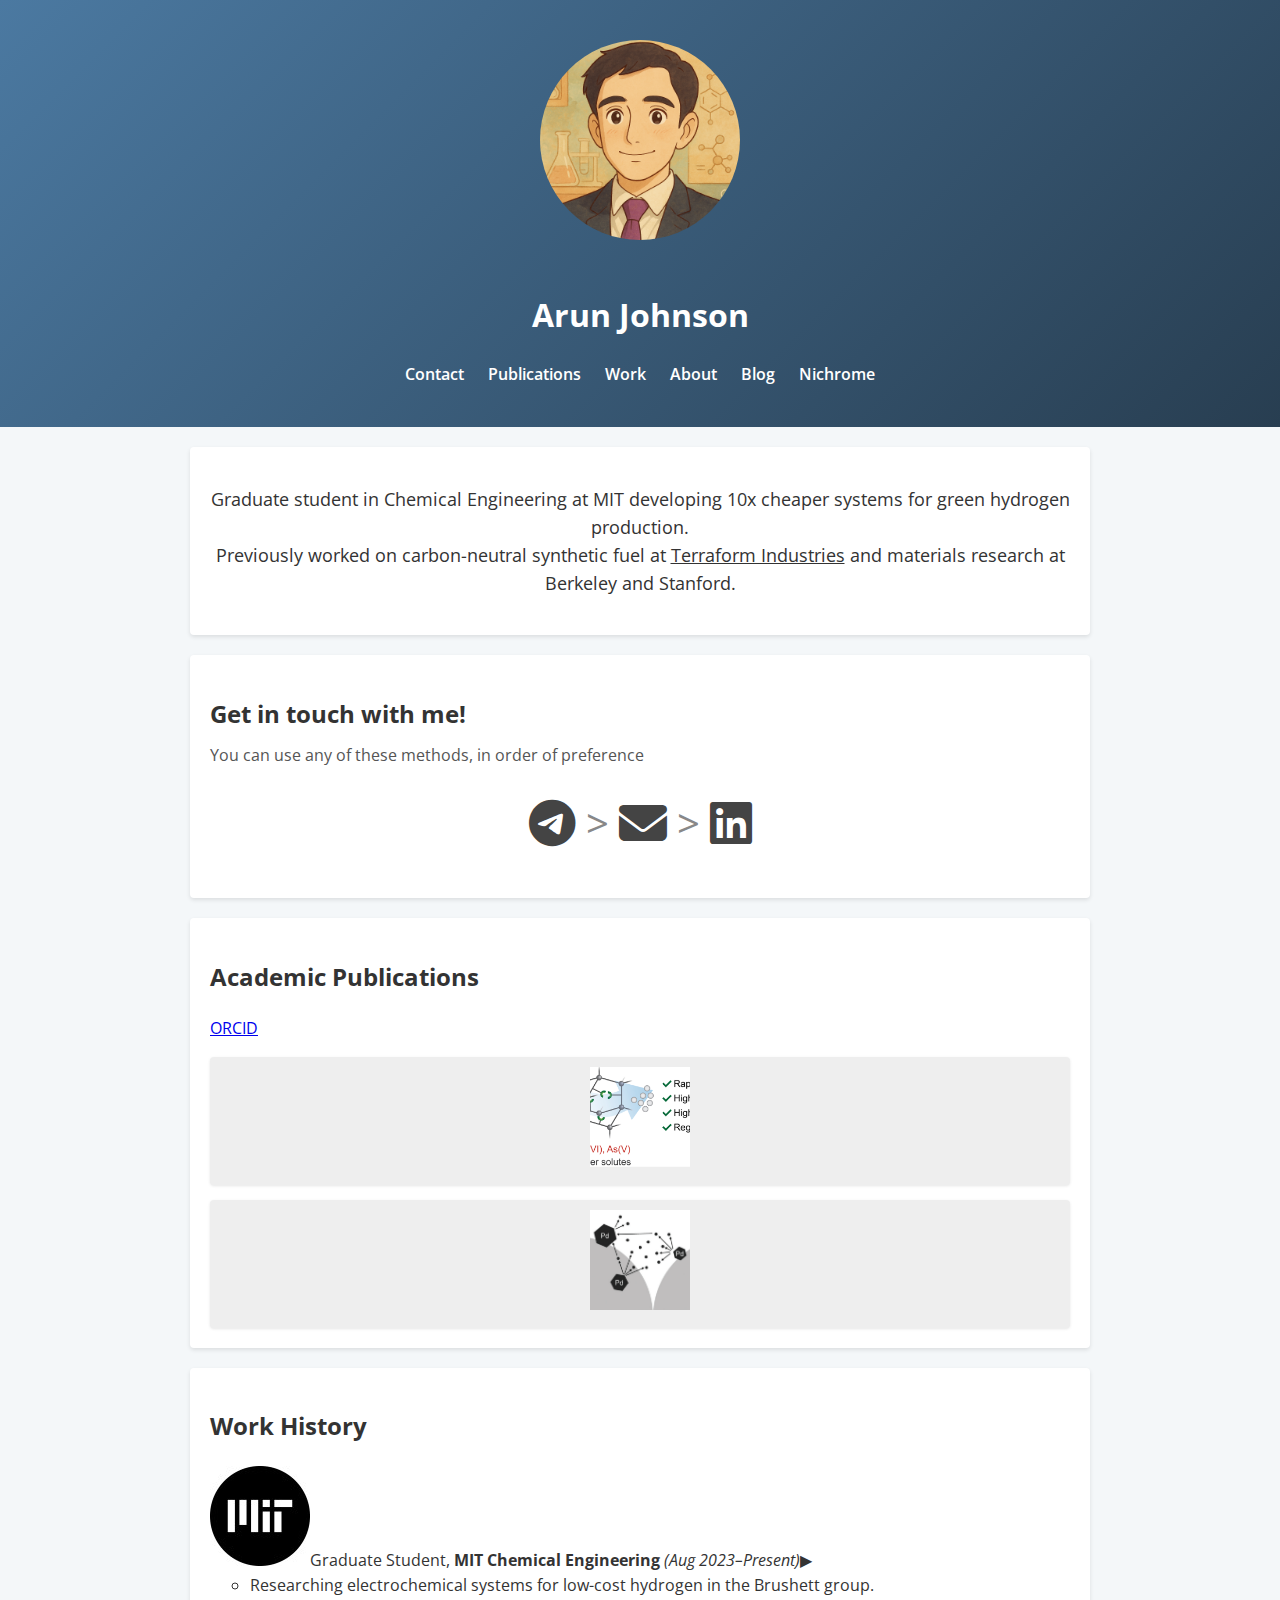
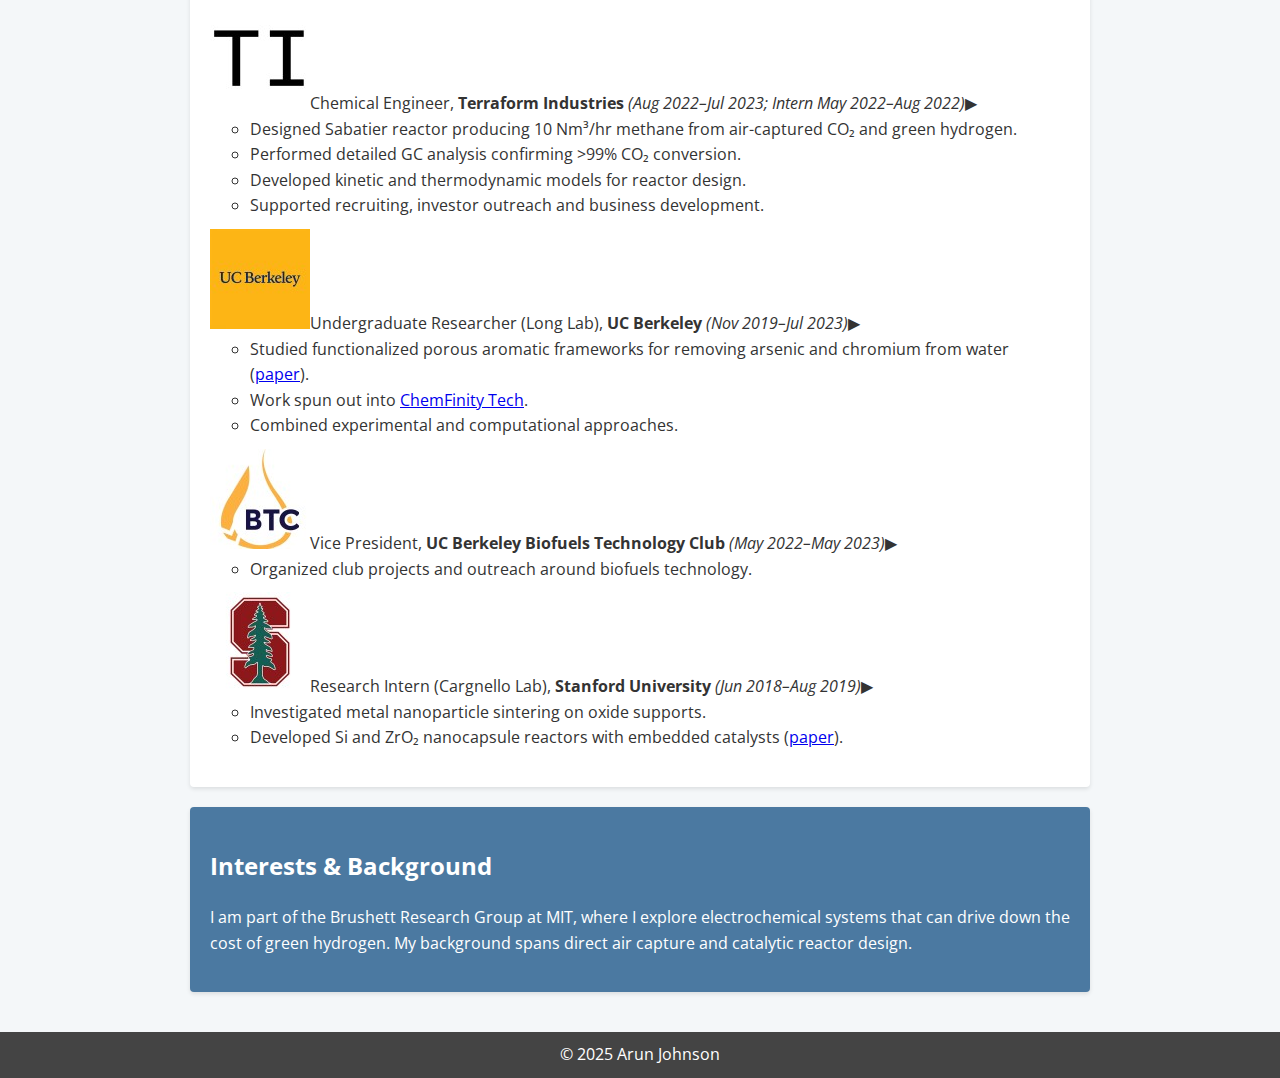
<file: index.html>
<!DOCTYPE html>
<html lang="en">
<head>
  <meta charset="UTF-8">
  <meta name="viewport" content="width=device-width, initial-scale=1.0">
  <meta name="description" content="Arun Johnson – chemical engineer working on green hydrogen.">
  <meta property="og:title" content="Arun Johnson">
  <meta property="og:description" content="Chemical engineer working on 10x cheaper systems for green hydrogen production.">
  <title>Arun Johnson</title>
  <link rel="icon" type="image/png" href="ArunIcon_Ghibli.png">
  <link rel="stylesheet" href="https://fonts.googleapis.com/css2?family=Open+Sans:wght@400;600&display=swap">
  <link rel="stylesheet" href="css/style.css">
  <link rel="stylesheet" href="https://cdnjs.cloudflare.com/ajax/libs/font-awesome/6.5.2/css/all.min.css">
</head>
<body>
<header class="hero">
  <img src="ArunIcon_Ghibli.png" alt="Arun Johnson" class="hero-img" loading="lazy">
  <h1>Arun Johnson</h1>
  <nav>
    <a href="#contact">Contact</a>
    <a href="#publications">Publications</a>
    <a href="#work">Work</a>
    <a href="#interests">About</a>
    <a href="blog/index.html">Blog</a>
    <a href="https://t.me/s/nichromewire" target="_blank" rel="noopener noreferrer">Nichrome</a>
  </nav>
</header>
<main>
<section class="profile">
  <p>Graduate student in Chemical Engineering at MIT developing 10x cheaper systems for green hydrogen production.<br>Previously worked on carbon-neutral synthetic fuel at <a href="https://terraformindustries.com" class="ti-link">Terraform Industries</a> and materials research at Berkeley and Stanford.</p>
</section>
<section class="contact" id="contact">
  <h2>Get in touch with me!</h2>
  <p class="sub">You can use any of these methods, in order of preference</p>
  <p class="contact-icons">
    <a href="https://t.me/arunsjohnson" class="icon" aria-label="Telegram"><i class="fab fa-telegram"></i></a>
    <span class="arrow">&gt;</span>
    <a href="mailto:arun2642@gmail.com" class="icon" aria-label="Email"><i class="fas fa-envelope"></i></a>
    <span class="arrow">&gt;</span>
    <a href="https://www.linkedin.com/in/arunsjohnson/" class="icon" aria-label="LinkedIn"><i class="fab fa-linkedin"></i></a>
  </p>
</section>
<section id="publications">
  <h2>Academic Publications</h2>
  <p><a href="https://orcid.org/0000-0002-5775-0430">ORCID</a></p>
  <div class="publications">
    <a class="pub-tile" href="https://doi.org/10.1021/jacs.4c05728" title="Chromium &amp; Arsenic Removal">
      <img src="ChromiumArsenic_Article_Icon.png" alt="Chromium and Arsenic Removal icon" loading="lazy">
    </a>
    <a class="pub-tile" href="https://doi.org/10.1039/d0nr07960j" title="Nanoparticle Coalescence">
      <img src="Nanoparticle_Article_Icon.png" alt="Nanoparticle Coalescence icon" loading="lazy">
    </a>
  </div>
</section>
<section id="work">
  <h2>Work History</h2>
  <ul class="work">
    <li class="work-item"><img src="[data-uri]" alt="MIT logo" loading="lazy"> Graduate Student, MIT Chemical Engineering (Aug&nbsp;2023–Present)</li>
    <li class="work-item"><img src="[data-uri]" alt="Terraform Industries logo" loading="lazy"> Chemical Engineer, Terraform Industries (Aug&nbsp;2022–Jul&nbsp;2023; Intern May&nbsp;2022–Aug&nbsp;2022)</li>
    <li class="work-item"><img src="[data-uri]" alt="UC Berkeley logo" loading="lazy"> Undergraduate Researcher (Long Lab), UC Berkeley (Nov&nbsp;2019–Jul&nbsp;2023)</li>
    <li class="work-item"><img src="[data-uri]" alt="Biofuels Technology Club logo" loading="lazy"> Vice President, UC&nbsp;Berkeley Biofuels Technology Club (May&nbsp;2022–May&nbsp;2023)</li>
    <li class="work-item"><img src="[data-uri]" alt="Stanford University logo" loading="lazy"> Research Intern (Cargnello Lab), Stanford University (Jun&nbsp;2018–Aug&nbsp;2019)</li>
  </ul>
</section>
<section id="interests">
  <h2>Interests &amp; Background</h2>
  <p>I am part of the Brushett Research Group at MIT, where I explore electrochemical systems that can drive down the cost of green hydrogen. My background spans direct air capture and catalytic reactor design.</p>
</section>
</main>
<script>
document.addEventListener('DOMContentLoaded', () => {
  const details = [
    ['Researching electrochemical systems for low-cost hydrogen in the Brushett group.'],
    [
      'Designed Sabatier reactor producing 10 Nm\u00b3/hr methane from air-captured CO\u2082 and green hydrogen.',
      'Performed detailed GC analysis confirming >99% CO\u2082 conversion.',
      'Developed kinetic and thermodynamic models for reactor design.',
      'Supported recruiting, investor outreach and business development.'
    ],
    [
      'Studied functionalized porous aromatic frameworks for removing arsenic and chromium from water (<a href="https://doi.org/10.1021/jacs.4c05728">paper</a>).',
      'Work spun out into <a href="https://chemfinitytech.com">ChemFinity Tech</a>.',
      'Combined experimental and computational approaches.'
    ],
    ['Organized club projects and outreach around biofuels technology.'],
    [
      'Investigated metal nanoparticle sintering on oxide supports.',
      'Developed Si and ZrO\u2082 nanocapsule reactors with embedded catalysts (<a href="https://doi.org/10.1039/d0nr07960j">paper</a>).'
    ]
  ];

  document.querySelectorAll('.work-item').forEach((item, i) => {
    const img = item.querySelector('img');
    const text = item.textContent.trim();
    const m = text.match(/([^,]+),\s*([^\(]+)\s*\(([^\)]*)\)/);
    if (!m) return;
    const role = m[1].trim();
    const org = m[2].trim();
    const date = m[3].trim();

    const summary = document.createElement('div');
    summary.className = 'summary';
    summary.appendChild(img);
    const span = document.createElement('span');
    span.innerHTML = `${role}, <strong>${org}</strong> <em>(${date})</em>`;
    summary.appendChild(span);
    const icon = document.createElement('span');
    icon.className = 'toggle-icon';
    icon.textContent = '▶';
    summary.appendChild(icon);

    item.textContent = '';
    item.appendChild(summary);

    if (details[i]) {
      const d = document.createElement('div');
      d.className = 'details';
      const ul = document.createElement('ul');
      details[i].forEach(t => {
        const li = document.createElement('li');
        li.innerHTML = t;
        ul.appendChild(li);
      });
      d.appendChild(ul);
      item.appendChild(d);
    }

    summary.addEventListener('click', () => {
      item.classList.toggle('expanded');
    });
  });
});
</script>
<footer>&copy; 2025 Arun Johnson</footer>
</body>
</html>
</file>
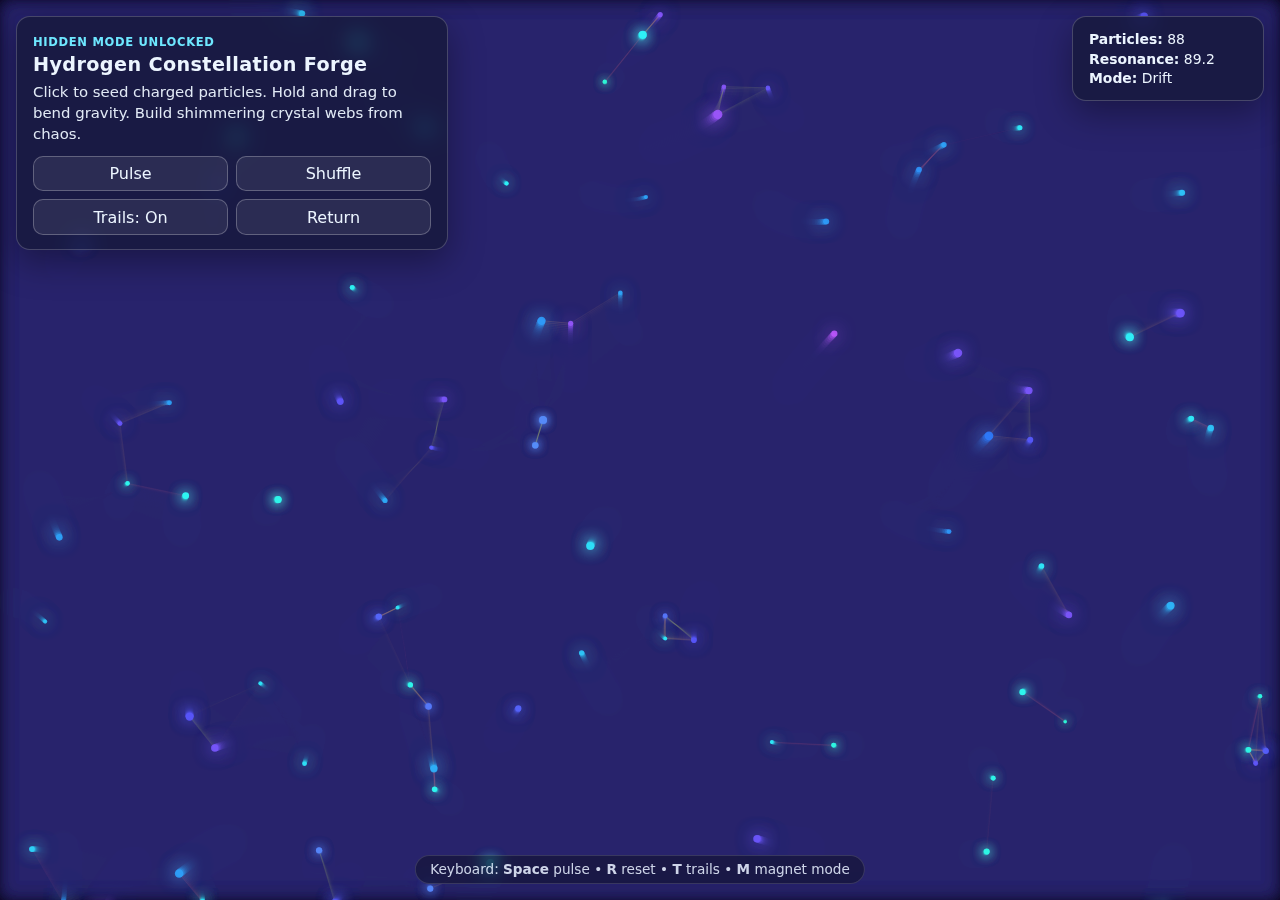
<file: EasterEgg/index.html>
<!DOCTYPE html>
<html lang="en">
<head>
  <meta charset="UTF-8">
  <meta name="viewport" content="width=device-width, initial-scale=1.0">
  <title>Easter Egg | Hydrogen Constellation Forge</title>
  <meta name="description" content="An interactive Easter egg experience.">
  <style>
    :root {
      --bg: #05070f;
      --text: #ecf5ff;
      --accent: #6ee7ff;
      --accent-2: #a78bfa;
      --glass: rgba(16, 20, 39, 0.58);
      --border: rgba(255, 255, 255, 0.2);
    }

    * { box-sizing: border-box; }

    body {
      margin: 0;
      min-height: 100vh;
      overflow: hidden;
      font-family: "Inter", "Segoe UI", system-ui, sans-serif;
      color: var(--text);
      background: radial-gradient(circle at 20% 20%, #172039 0%, var(--bg) 46%),
                  radial-gradient(circle at 80% 15%, #20153d 0%, transparent 35%),
                  var(--bg);
    }

    canvas {
      position: fixed;
      inset: 0;
      width: 100%;
      height: 100%;
      display: block;
    }

    .hud {
      position: fixed;
      top: 1rem;
      left: 1rem;
      right: 1rem;
      display: flex;
      justify-content: space-between;
      align-items: flex-start;
      gap: 0.8rem;
      pointer-events: none;
    }

    .panel {
      pointer-events: auto;
      max-width: min(95vw, 27rem);
      backdrop-filter: blur(10px);
      background: var(--glass);
      border: 1px solid var(--border);
      border-radius: 14px;
      padding: 0.9rem 1rem;
      box-shadow: 0 12px 35px rgba(0, 0, 0, 0.35);
    }

    h1 {
      font-size: clamp(1rem, 2vw, 1.2rem);
      margin: 0 0 0.4rem;
      letter-spacing: 0.02em;
    }

    p {
      margin: 0;
      opacity: 0.95;
      line-height: 1.4;
      font-size: 0.93rem;
    }

    .controls {
      margin-top: 0.7rem;
      display: grid;
      grid-template-columns: repeat(2, minmax(0, 1fr));
      gap: 0.5rem;
    }

    button, a.btn {
      appearance: none;
      border: 1px solid rgba(255, 255, 255, 0.26);
      border-radius: 10px;
      padding: 0.46rem 0.65rem;
      background: rgba(255, 255, 255, 0.08);
      color: var(--text);
      font: inherit;
      text-decoration: none;
      text-align: center;
      cursor: pointer;
      transition: transform 140ms ease, background 140ms ease, border-color 140ms ease;
    }

    button:hover, a.btn:hover {
      transform: translateY(-1px);
      background: rgba(255, 255, 255, 0.16);
      border-color: rgba(255, 255, 255, 0.45);
    }

    .stats {
      font-size: 0.87rem;
      display: grid;
      gap: 0.2rem;
      min-width: 12rem;
    }

    .tag {
      display: inline-block;
      font-size: 0.72rem;
      letter-spacing: 0.06em;
      text-transform: uppercase;
      color: var(--accent);
      font-weight: 600;
      margin-bottom: 0.2rem;
    }

    .hint {
      position: fixed;
      left: 50%;
      bottom: 1rem;
      transform: translateX(-50%);
      text-align: center;
      font-size: 0.85rem;
      opacity: 0.85;
      background: rgba(7, 9, 18, 0.5);
      border: 1px solid rgba(255, 255, 255, 0.16);
      border-radius: 999px;
      padding: 0.36rem 0.9rem;
      backdrop-filter: blur(8px);
    }

    @media (max-width: 720px) {
      .hud { flex-direction: column; align-items: stretch; }
      .stats { min-width: auto; }
      .hint { max-width: 95vw; }
    }
  </style>
</head>
<body>
  <canvas id="universe"></canvas>

  <div class="hud">
    <section class="panel">
      <span class="tag">Hidden mode unlocked</span>
      <h1>Hydrogen Constellation Forge</h1>
      <p>Click to seed charged particles. Hold and drag to bend gravity. Build shimmering crystal webs from chaos.</p>
      <div class="controls">
        <button id="pulse">Pulse</button>
        <button id="shuffle">Shuffle</button>
        <button id="toggleTrails">Trails: On</button>
        <a href="../index.html" class="btn">Return</a>
      </div>
    </section>

    <aside class="panel stats" aria-live="polite">
      <div><strong>Particles:</strong> <span id="count">0</span></div>
      <div><strong>Resonance:</strong> <span id="energy">0</span></div>
      <div><strong>Mode:</strong> <span id="mode">Drift</span></div>
    </aside>
  </div>

  <div class="hint">Keyboard: <strong>Space</strong> pulse • <strong>R</strong> reset • <strong>T</strong> trails • <strong>M</strong> magnet mode</div>

  <script>
    const canvas = document.getElementById('universe');
    const ctx = canvas.getContext('2d');
    const countEl = document.getElementById('count');
    const energyEl = document.getElementById('energy');
    const modeEl = document.getElementById('mode');
    const trailsBtn = document.getElementById('toggleTrails');

    const state = {
      particles: [],
      pointer: { x: innerWidth / 2, y: innerHeight / 2, down: false },
      magnetMode: false,
      trails: true,
      time: 0,
      hue: 190
    };

    function resize() {
      canvas.width = innerWidth * devicePixelRatio;
      canvas.height = innerHeight * devicePixelRatio;
      canvas.style.width = innerWidth + 'px';
      canvas.style.height = innerHeight + 'px';
      ctx.setTransform(devicePixelRatio, 0, 0, devicePixelRatio, 0, 0);
    }

    class Particle {
      constructor(x, y, radius = 2 + Math.random() * 2.8) {
        this.x = x;
        this.y = y;
        const speed = 0.45 + Math.random() * 1.3;
        const angle = Math.random() * Math.PI * 2;
        this.vx = Math.cos(angle) * speed;
        this.vy = Math.sin(angle) * speed;
        this.radius = radius;
        this.charge = Math.random() > 0.5 ? 1 : -1;
        this.life = 1;
      }

      step() {
        const p = state.pointer;
        const dx = p.x - this.x;
        const dy = p.y - this.y;
        const d2 = Math.max(90, dx * dx + dy * dy);
        const force = (state.magnetMode ? 2600 : 1300) / d2;
        const direction = p.down ? 1 : -0.22;
        this.vx += dx * force * direction * 0.01;
        this.vy += dy * force * direction * 0.01;

        this.vx += Math.sin((this.y + state.time * 25) * 0.004) * 0.018;
        this.vy += Math.cos((this.x - state.time * 28) * 0.004) * 0.018;

        this.vx *= 0.993;
        this.vy *= 0.993;

        this.x += this.vx;
        this.y += this.vy;

        if (this.x < -40) this.x = innerWidth + 40;
        if (this.x > innerWidth + 40) this.x = -40;
        if (this.y < -40) this.y = innerHeight + 40;
        if (this.y > innerHeight + 40) this.y = -40;
      }

      draw() {
        const speed = Math.hypot(this.vx, this.vy);
        const glow = Math.min(18, 8 + speed * 8);
        const hue = (state.hue + this.charge * 25 + speed * 26) % 360;
        ctx.beginPath();
        ctx.fillStyle = `hsla(${hue}, 95%, ${62 + this.charge * 4}%, 0.92)`;
        ctx.shadowColor = `hsla(${hue}, 100%, 68%, 0.8)`;
        ctx.shadowBlur = glow;
        ctx.arc(this.x, this.y, this.radius + speed * 0.35, 0, Math.PI * 2);
        ctx.fill();
      }
    }

    function seed(n = 8, x = state.pointer.x, y = state.pointer.y) {
      for (let i = 0; i < n; i++) {
        const offset = (Math.random() - 0.5) * 50;
        state.particles.push(new Particle(x + offset, y + offset));
      }
      if (state.particles.length > 260) state.particles.splice(0, state.particles.length - 260);
    }

    function pulse() {
      state.hue = (state.hue + 36) % 360;
      for (const p of state.particles) {
        const angle = Math.atan2(p.y - state.pointer.y, p.x - state.pointer.x);
        p.vx += Math.cos(angle) * (1.4 + Math.random() * 0.9);
        p.vy += Math.sin(angle) * (1.4 + Math.random() * 0.9);
      }
      seed(14);
    }

    function shuffle() {
      for (const p of state.particles) {
        p.vx = (Math.random() - 0.5) * 4;
        p.vy = (Math.random() - 0.5) * 4;
      }
      state.hue = Math.random() * 360;
    }

    function reset(count = 64) {
      state.particles = [];
      for (let i = 0; i < count; i++) {
        state.particles.push(new Particle(Math.random() * innerWidth, Math.random() * innerHeight, 1.5 + Math.random() * 2.5));
      }
    }

    function drawLinks() {
      for (let i = 0; i < state.particles.length; i++) {
        const a = state.particles[i];
        for (let j = i + 1; j < state.particles.length; j++) {
          const b = state.particles[j];
          const dx = a.x - b.x;
          const dy = a.y - b.y;
          const dist = Math.hypot(dx, dy);
          if (dist < 85) {
            const alpha = (1 - dist / 85) * 0.24;
            const hue = (state.hue + 200 + (a.charge + b.charge) * 20) % 360;
            ctx.strokeStyle = `hsla(${hue}, 100%, 72%, ${alpha})`;
            ctx.lineWidth = 1.1;
            ctx.beginPath();
            ctx.moveTo(a.x, a.y);
            ctx.lineTo(b.x, b.y);
            ctx.stroke();
          }
        }
      }
    }

    function render() {
      state.time += 0.016;

      if (state.trails) {
        ctx.fillStyle = 'rgba(5, 7, 15, 0.18)';
      } else {
        ctx.fillStyle = 'rgba(5, 7, 15, 0.96)';
      }
      ctx.fillRect(0, 0, innerWidth, innerHeight);
      ctx.shadowBlur = 0;

      for (const p of state.particles) p.step();
      drawLinks();
      for (const p of state.particles) p.draw();

      const energy = state.particles.reduce((sum, p) => sum + Math.hypot(p.vx, p.vy), 0);
      countEl.textContent = state.particles.length;
      energyEl.textContent = energy.toFixed(1);
      modeEl.textContent = state.magnetMode ? 'Magnet' : (state.pointer.down ? 'Forge' : 'Drift');

      requestAnimationFrame(render);
    }

    addEventListener('resize', resize);
    addEventListener('pointermove', (event) => {
      state.pointer.x = event.clientX;
      state.pointer.y = event.clientY;
      if (state.pointer.down && Math.random() > 0.58) seed(1, event.clientX, event.clientY);
    });
    addEventListener('pointerdown', (event) => {
      state.pointer.down = true;
      state.pointer.x = event.clientX;
      state.pointer.y = event.clientY;
      seed(12, event.clientX, event.clientY);
    });
    addEventListener('pointerup', () => state.pointer.down = false);
    addEventListener('keydown', (event) => {
      if (event.code === 'Space') { event.preventDefault(); pulse(); }
      if (event.key.toLowerCase() === 'r') reset();
      if (event.key.toLowerCase() === 't') toggleTrails();
      if (event.key.toLowerCase() === 'm') toggleMode();
    });

    function toggleMode() {
      state.magnetMode = !state.magnetMode;
      modeEl.textContent = state.magnetMode ? 'Magnet' : 'Drift';
    }

    function toggleTrails() {
      state.trails = !state.trails;
      trailsBtn.textContent = `Trails: ${state.trails ? 'On' : 'Off'}`;
    }

    document.getElementById('pulse').addEventListener('click', pulse);
    document.getElementById('shuffle').addEventListener('click', shuffle);
    trailsBtn.addEventListener('click', toggleTrails);

    resize();
    reset(88);
    render();
  </script>
</body>
</html>
</file>
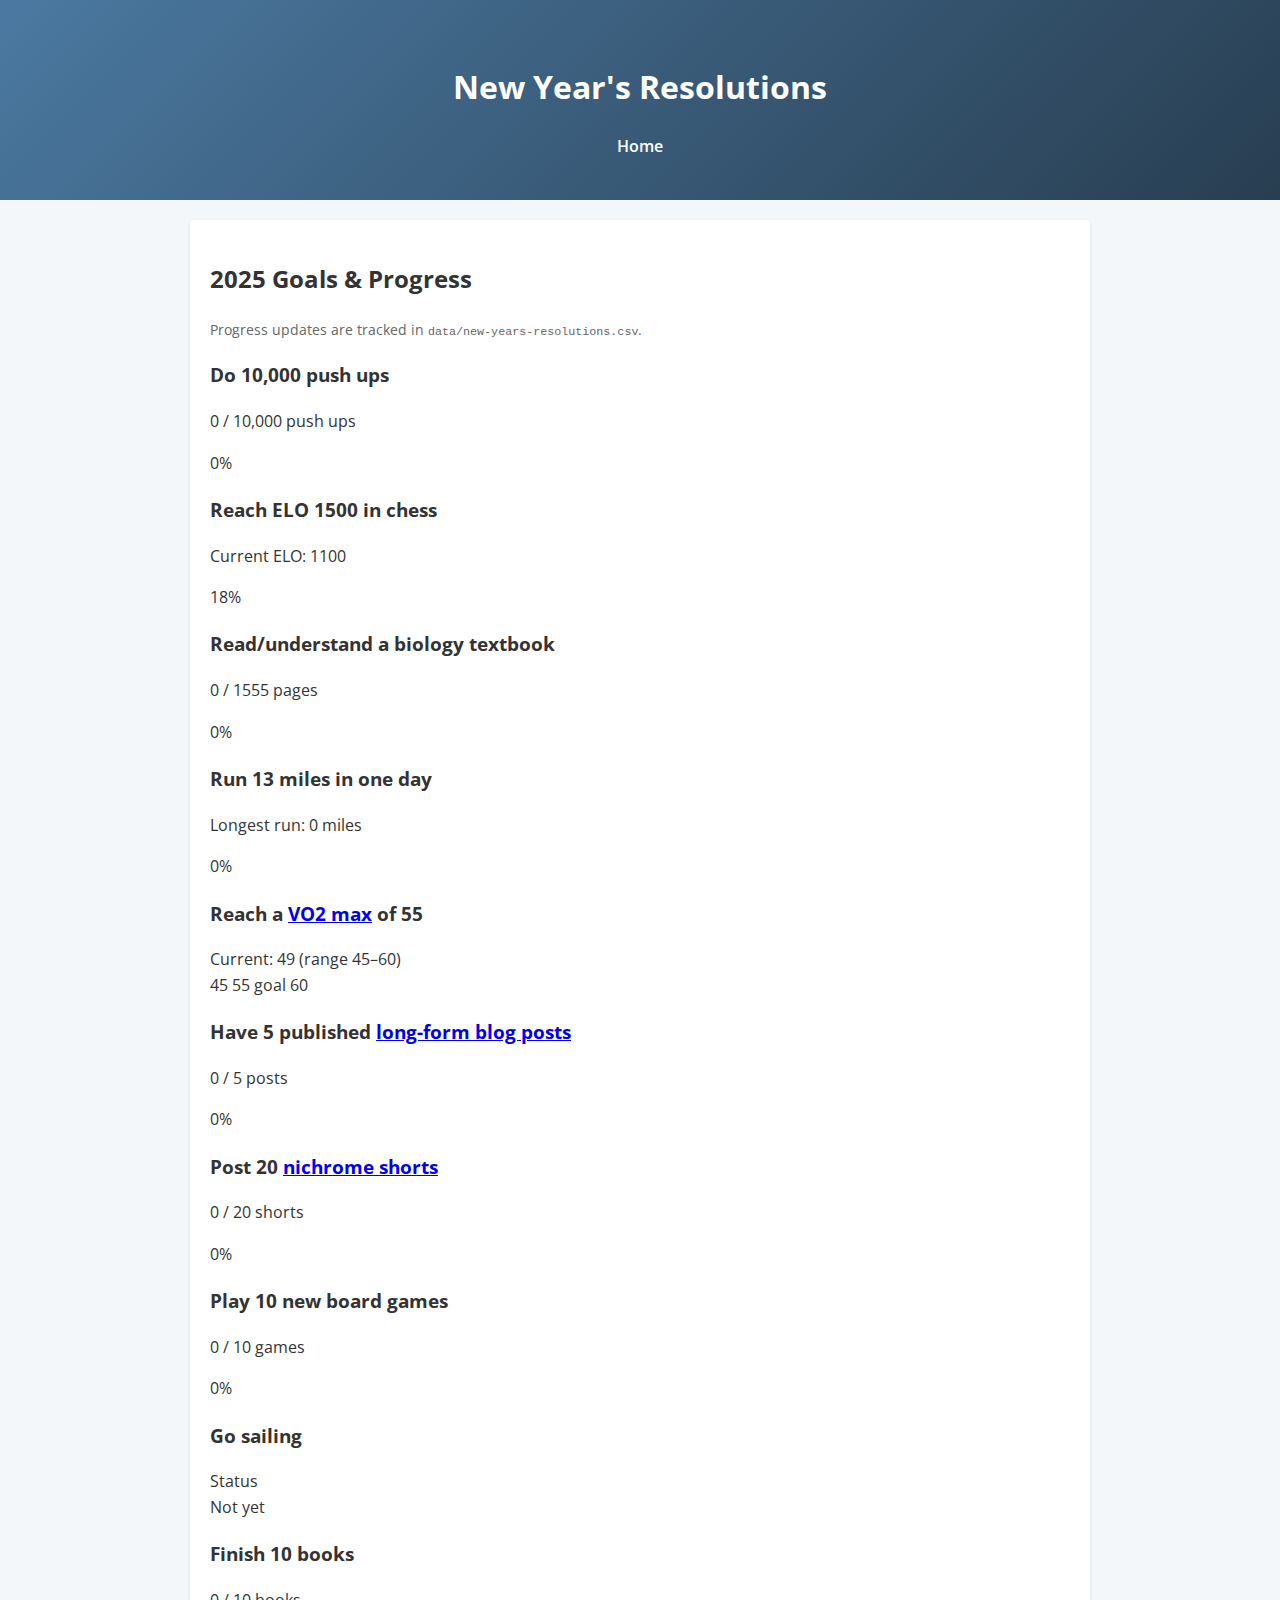
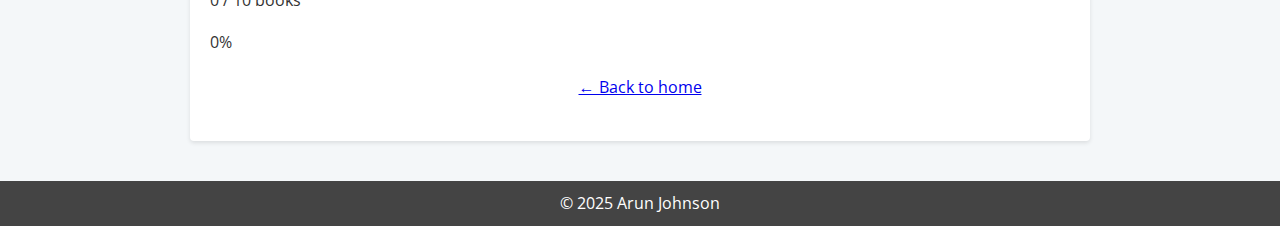
<file: new-years-resolutions.html>
<!DOCTYPE html>
<html lang="en">
<head>
  <meta charset="UTF-8">
  <meta name="viewport" content="width=device-width, initial-scale=1.0">
  <meta name="description" content="Arun Johnson's New Year's resolutions and progress tracking.">
  <meta property="og:title" content="New Year's Resolutions">
  <meta property="og:description" content="Tracking Arun Johnson's New Year's resolutions and progress toward each goal.">
  <title>New Year's Resolutions | Arun Johnson</title>
  <link rel="icon" type="image/png" href="ArunIcon_Basalt.png">
  <link rel="stylesheet" href="https://fonts.googleapis.com/css2?family=Open+Sans:wght@400;600&display=swap">
  <link rel="stylesheet" href="css/style.css">
</head>
<body>
<header class="hero">
  <h1>New Year's Resolutions</h1>
  <nav>
    <a href="index.html">Home</a>
  </nav>
</header>
<main>
  <section>
    <h2>2025 Goals &amp; Progress</h2>
    <p class="note">Progress updates are tracked in <code>data/new-years-resolutions.csv</code>.</p>
    <div class="resolutions">
      <div class="resolution">
        <div class="resolution-header">
          <h3>Do 10,000 push ups</h3>
          <span class="resolution-meta">0 / 10,000 push ups</span>
        </div>
        <div class="progress-track">
          <div class="progress-fill" style="width: 0%;"></div>
        </div>
        <p class="progress-percent">0%</p>
      </div>

      <div class="resolution">
        <div class="resolution-header">
          <h3>Reach ELO 1500 in chess</h3>
          <span class="resolution-meta">Current ELO: 1100</span>
        </div>
        <div class="progress-track">
          <div class="progress-fill" style="width: 18%;"></div>
        </div>
        <p class="progress-percent">18%</p>
      </div>

      <div class="resolution">
        <div class="resolution-header">
          <h3>Read/understand a biology textbook</h3>
          <span class="resolution-meta">0 / 1555 pages</span>
        </div>
        <div class="progress-track">
          <div class="progress-fill" style="width: 0%;"></div>
        </div>
        <p class="progress-percent">0%</p>
      </div>

      <div class="resolution">
        <div class="resolution-header">
          <h3>Run 13 miles in one day</h3>
          <span class="resolution-meta">Longest run: 0 miles</span>
        </div>
        <div class="progress-track">
          <div class="progress-fill" style="width: 0%;"></div>
        </div>
        <p class="progress-percent">0%</p>
      </div>

      <div class="resolution">
        <div class="resolution-header">
          <h3>Reach a <a class="subtle-link" href="https://en.wikipedia.org/wiki/VO2_max" target="_blank" rel="noopener noreferrer">VO2 max</a> of 55</h3>
          <span class="resolution-meta">Current: 49 (range 45–60)</span>
        </div>
        <div class="progress-track vo2-range">
          <div class="progress-fill" style="width: 26.7%;"></div>
          <div class="progress-goal-marker" style="left: 66.7%;"></div>
        </div>
        <div class="progress-labels">
          <span>45</span>
          <span>55 goal</span>
          <span>60</span>
        </div>
      </div>

      <div class="resolution">
        <div class="resolution-header">
          <h3>Have 5 published <a class="subtle-link" href="https://limiting.substack.com" target="_blank" rel="noopener noreferrer">long-form blog posts</a></h3>
          <span class="resolution-meta">0 / 5 posts</span>
        </div>
        <div class="progress-track">
          <div class="progress-fill" style="width: 0%;"></div>
        </div>
        <p class="progress-percent">0%</p>
      </div>

      <div class="resolution">
        <div class="resolution-header">
          <h3>Post 20 <a class="subtle-link" href="https://t.me/s/nichromewire" target="_blank" rel="noopener noreferrer">nichrome shorts</a></h3>
          <span class="resolution-meta">0 / 20 shorts</span>
        </div>
        <div class="progress-track">
          <div class="progress-fill" style="width: 0%;"></div>
        </div>
        <p class="progress-percent">0%</p>
      </div>

      <div class="resolution">
        <div class="resolution-header">
          <h3>Play 10 new board games</h3>
          <span class="resolution-meta">0 / 10 games</span>
        </div>
        <div class="progress-track">
          <div class="progress-fill" style="width: 0%;"></div>
        </div>
        <p class="progress-percent">0%</p>
      </div>

      <div class="resolution">
        <div class="resolution-header">
          <h3>Go sailing</h3>
          <span class="resolution-meta">Status</span>
        </div>
        <div class="status-badge not-done">Not yet</div>
      </div>

      <div class="resolution">
        <div class="resolution-header">
          <h3>Finish 10 books</h3>
          <span class="resolution-meta">0 / 10 books</span>
        </div>
        <div class="progress-track">
          <div class="progress-fill" style="width: 0%;"></div>
        </div>
        <p class="progress-percent">0%</p>
      </div>
    </div>
    <p class="back-home"><a href="index.html">&larr; Back to home</a></p>
  </section>
</main>
<footer>&copy; 2025 Arun Johnson</footer>
</body>
</html>
</file>
<file: css/style.css>
body {
  font-family: 'Open Sans', sans-serif;
  margin: 0;
  padding: 0;
  line-height: 1.6;
  background: #f4f7f9;
  color: #333;
}
header.hero {
  background: linear-gradient(135deg, #4b79a1, #283e51);
  color: #fff;
  text-align: center;
  padding: 40px 20px;
}
.hero-img {
  width: 200px;
  border-radius: 50%;
  margin-bottom: 20px;
}
nav a {
  margin: 0 10px;
  color: #fff;
  text-decoration: none;
  font-weight: 600;
}

.dropdown {
  position: relative;
  display: inline-block;
}

.dropdown-content {
  display: none;
  position: absolute;
  background: #4b79a1;
  min-width: 200px;
  border-radius: 4px;
  z-index: 1;
  text-align: left;
}

.dropdown-content a {
  color: #fff;
  padding: 10px;
  display: block;
}

.dropdown-content a:hover {
  background: #283e51;
}

.dropdown:hover .dropdown-content,
.dropdown:focus-within .dropdown-content {
  display: block;
}

.tooltip {
  position: relative;
  cursor: help;
  margin-left: 4px;
  font-weight: normal;
}

.tooltiptext {
  visibility: hidden;
  width: 200px;
  background-color: #444;
  color: #fff;
  text-align: left;
  padding: 5px;
  border-radius: 6px;
  position: absolute;
  z-index: 2;
  bottom: 125%;
  left: 50%;
  transform: translateX(-50%);
  opacity: 0;
  transition: opacity 0.3s;
}

.tooltip:hover .tooltiptext {
  visibility: visible;
  opacity: 1;
}
main {
  padding: 20px;
  max-width: 900px;
  margin: auto;
}
section {
  padding: 20px;
  max-width: 900px;
  margin: auto;
  background: #fff;
  margin-bottom: 20px;
  border-radius: 4px;
  box-shadow: 0 2px 4px rgba(0,0,0,0.1);
}
.profile {
  text-align: center;
  font-size: 1.1em;
}
.publications {
  display: flex;
  flex-direction: column;
  gap: 15px;
}
.pub-tile {
  background: #eee;
  padding: 10px;
  border-radius: 4px;
  text-align: center;
  box-shadow: 0 1px 3px rgba(0,0,0,0.1);
}
.pub-tile img {
  width: 100px;
  height: 100px;
  object-fit: cover;
}
.icon {
  font-size: 3em;
  margin: 0 10px;
  color: #444;
}
.icon:hover {
  color: #1e88e5;
}
.note {
  font-size: 0.9em;
  color: #666;
}
footer {
  text-align: center;
  padding: 10px;
  background: #444;
  color: #fff;
}
.arrow {
  font-size: 2.5em;
  color: #888;
  vertical-align: middle;
}
.sub {
  margin-top: -10px;
  margin-bottom: 10px;
  color: #555;
}
.work {
  list-style: none;
  padding: 0;
}
.work-item {
  margin-bottom: 10px;
}
.work-item details summary {
  display: flex;
  align-items: center;
  cursor: pointer;
}
.work-item details summary::-webkit-details-marker {
  display: none;
}
.work-item details summary img.logo-icon {
  width: 24px;
  height: 24px;
  margin-right: 15px;
}
.work-item details ul {
  margin: 5px 0 0 40px;
}
.contact-icons {
  display: flex;
  align-items: center;
  justify-content: center;
}
.ti-link {
  color: inherit;
  text-decoration: underline;
}
.back-home {
  text-align: center;
  margin: 20px 0;
}

#posts {
  display: flex;
  flex-direction: column;
  gap: 40px;
}

.post {
  background: #f8f9fb;
  padding: 20px;
  border-radius: 6px;
  box-shadow: 0 2px 4px rgba(0,0,0,0.1);
}

.post h2 {
  margin-top: 0;
  text-align: center;
  color: #4b79a1;
}

.post img {
  width: 100%;
  max-width: 100%;
  height: auto;
  display: block;
  margin: 20px auto;
}

.not-found {
  text-align: center;
  margin-top: 60px;
}

#interests {
  background: #4b79a1;
  color: #fff;
}
</file>
